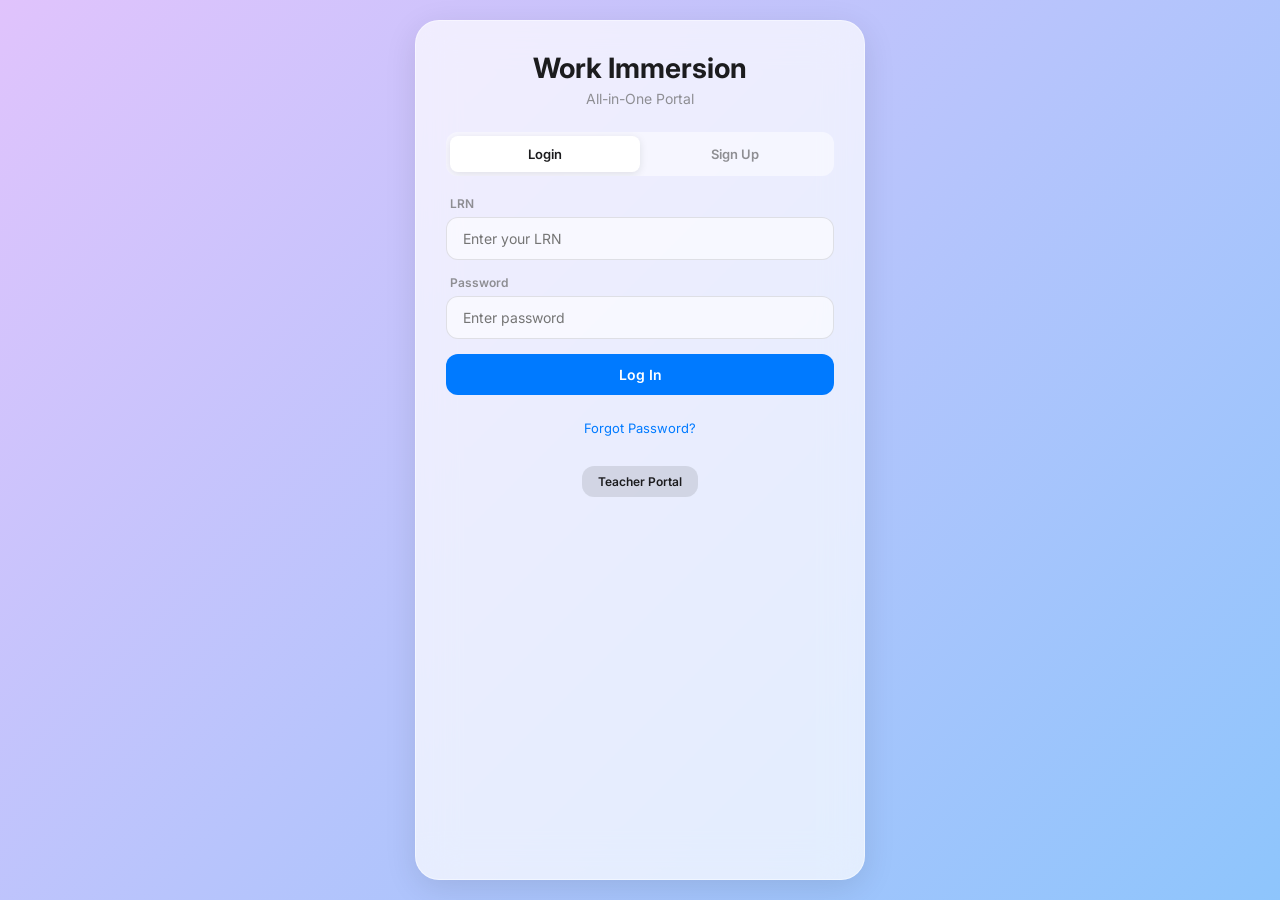
<file: index.html>
<!DOCTYPE html>
<html lang="en">
<head>
  <meta charset="UTF-8">
  <meta name="viewport" content="width=device-width, initial-scale=1.0">
  <title>Work Immersion Portal</title>
  <link rel="preconnect" href="https://fonts.googleapis.com">
  <link rel="preconnect" href="https://fonts.gstatic.com" crossorigin>
  <link href="https://fonts.googleapis.com/css2?family=Inter:wght@400;500;600;700&display=swap" rel="stylesheet">
  <link rel="stylesheet" href="style.css">
  <link rel="manifest" href="manifest.json">
</head>
<body>

  <div id="auth-screen" class="screen active">
    <div class="glass-card auth-card">
      <h1>Work Immersion</h1>
      <p class="subtitle">All-in-One Portal</p>
      <div class="tabs">
        <button id="tab-login" class="tab active" onclick="switchAuthTab('login')">Login</button>
        <button id="tab-signup" class="tab" onclick="switchAuthTab('signup')">Sign Up</button>
      </div>
      <form id="login-form" class="auth-form active" onsubmit="handleLogin(event)">
        <div class="input-group"><label>LRN</label><input type="text" id="login-lrn" placeholder="Enter your LRN" required></div>
        <div class="input-group"><label>Password</label><input type="password" id="login-password" placeholder="Enter password" required></div>
        <button type="submit" class="btn-primary">Log In</button>
        <p style="text-align:center; margin-top: 10px; font-size:13px;">
          <a href="#" onclick="showForgotPasswordModal()" style="color: var(--primary); text-decoration: none;">Forgot Password?</a>
        </p>
        <p id="login-error" class="error-msg"></p>
      </form>
      <form id="signup-form" class="auth-form" onsubmit="handleSignup(event)">
        <div class="input-group"><label>LRN</label><input type="text" id="signup-lrn" placeholder="Enter your LRN" required></div>
        <div class="row">
          <div class="input-group"><label>Last Name</label><input type="text" id="signup-lastname" placeholder="Last Name" required></div>
          <div class="input-group"><label>First Name</label><input type="text" id="signup-firstname" placeholder="First Name" required></div>
        </div>
        <div class="input-group"><label>Middle Name (Optional)</label><input type="text" id="signup-middlename" placeholder="Middle Name"></div>
        <div class="input-group"><label>Password</label><input type="password" id="signup-password" placeholder="Create a password" required></div>
        
        <!-- BAGONG SECURITY QUESTION -->
        <div class="input-group">
          <label>Security Question</label>
          <select id="signup-security-question" required>
            <option value="">Select a question</option>
            <option value="What is your mother's maiden name?">What is your mother's maiden name?</option>
            <option value="What is the name of your first pet?">What is the name of your first pet?</option>
            <option value="What is your favorite color?">What is your favorite color?</option>
          </select>
        </div>
        <div class="input-group">
          <label>Security Answer</label>
          <input type="text" id="signup-security-answer" placeholder="Your answer" required>
        </div>

        <div class="row">
          <div class="input-group">
            <label>Sex</label>
            <select id="signup-sex" required><option value="">Select</option><option value="Male">Male</option><option value="Female">Female</option></select>
          </div>
          <div class="input-group">
            <label>Section</label>
            <select id="signup-section" required><option value="">Select Section</option><option value="12 GAS">12 GAS</option><option value="12 HUMSS">12 HUMSS</option></select>
          </div>
        </div>
        <div class="input-group">
          <label>Field</label>
          <select id="signup-field" onchange="updateCourses()" required>
            <option value="">Select Field</option><option value="Health">Health / Medical</option><option value="Education">Education</option><option value="Agriculture">Agriculture</option><option value="Business">Business / Management</option><option value="Engineering/IT">Engineering / IT</option>
          </select>
        </div>
        <div class="input-group"><label>Course</label><select id="signup-course" required><option value="">Select Field First</option></select></div>
        <div class="input-group"><label>Deployment Area</label><select id="signup-area" required><option value="">Select Course First</option></select></div>
        <div class="input-group" id="school-group" style="display: none;">
          <label>School</label>
          <select id="signup-school">
            <option value="">Select School</option>
            <option value="San Pedro Elementary School">San Pedro Elementary School</option>
            <option value="Iba Elementary School">Iba Elementary School</option>
            <option value="Iba High School">Iba High School</option>
            <option value="Sula Elementary School">Sula Elementary School</option>
            <option value="Sta. Cruz Elementary School">Sta. Cruz Elementary School</option>
          </select>
        </div>
        <button type="submit" class="btn-primary">Create Account</button>
        <p id="signup-error" class="error-msg"></p>
      </form>
      <div style="text-align: center; margin-top: 15px;">
        <button class="btn-secondary" onclick="goToTeacher()" style="font-size: 12px; padding: 8px 16px;">Teacher Portal</button>
      </div>
    </div>
  </div>

  <!-- DASHBOARD SCREEN -->
  <div id="dashboard-screen" class="screen">
    <div class="glass-card dashboard-card">
      <div id="student-announcement" class="announcement-banner">
        <strong>📢 Announcement:</strong> <span id="announcement-text"></span>
      </div>
      <div class="dashboard-header">
        <h2>Welcome, <span id="student-name">Student</span>!</h2>
        <div>
          <button class="btn-secondary" onclick="showProfileModal()" style="padding: 8px 12px; font-size: 12px;">Edit Profile</button>
          <button class="btn-logout" onclick="logout()">Logout</button>
        </div>
      </div>
      <div class="tabs dashboard-tabs">
        <button class="tab active" onclick="switchDashTab('time')">Time & Attendance</button>
        <button class="tab" onclick="switchDashTab('diary')">Daily Diary</button>
        <button class="tab" onclick="switchDashTab('upload')">Requirements</button>
      </div>
      <div id="dash-time" class="dash-content active">
        <h3>Log Your Attendance</h3>
        <div class="timer-display" id="current-datetime">--:--:--</div>
        <div class="button-row">
          <button class="btn-success" onclick="startCamera('TimeIn')">Time In</button>
          <button class="btn-danger" onclick="startCamera('TimeOut')">Time Out</button>
        </div>
        <div class="summary-box">
          <h4>Your Total Hours</h4>
          <p class="total-hours" id="total-hours">0.00 hrs</p>
        </div>
        <h4>Recent Logs</h4>
        <ul id="attendance-list" class="log-list"></ul>
      </div>
      <div id="dash-diary" class="dash-content">
        <h3>Daily Diary</h3>
        <div class="input-group"><label>Day Number (1-10)</label><input type="number" id="diary-day" min="1" max="10" required></div>
        <div class="input-group"><label>Entry Text</label><textarea id="diary-text" rows="4" placeholder="What did you do today?"></textarea></div>
        <div class="input-group">
          <label>Upload Pictures (Min 2)</label>
          <input type="file" id="diary-images" accept="image/*" multiple onchange="previewDiaryImages(event)">
          <div id="diary-preview" class="image-preview"></div>
        </div>
        <button class="btn-primary" onclick="saveDiary()">Save Diary Entry</button>
        <button class="btn-secondary" onclick="generateWordDoc()">Download as Word</button>
        <h4 style="margin-top: 20px;">My Diary Entries & Scores</h4>
        <ul id="diary-list" class="log-list"></ul>
      </div>
      <div id="dash-upload" class="dash-content">
        <h3>Upload Requirements</h3>
        <p class="note">Strictly PDF format only.</p>
        <div class="input-group"><input type="file" id="req-file" accept=".pdf" onchange="validatePDF(event)"></div>
        <button class="btn-primary" onclick="uploadRequirement()">Upload PDF</button>
        <ul id="requirements-list" class="log-list"></ul>
      </div>
    </div>
  </div>

  <!-- EDIT PROFILE MODAL -->
  <div id="profile-modal" class="modal">
    <div class="glass-card modal-content" style="max-height: 90vh; overflow-y: auto; max-width: 500px;">
      <h3>Edit Profile</h3>
      <p style="font-size: 12px; color: gray; margin-bottom: 15px;">Update your personal details and supervisor.</p>
      <div class="row">
        <div class="input-group"><label>Last Name</label><input type="text" id="edit-lastname" required></div>
        <div class="input-group"><label>First Name</label><input type="text" id="edit-firstname" required></div>
      </div>
      <div class="input-group"><label>Middle Name</label><input type="text" id="edit-middlename"></div>
      <div class="row">
        <div class="input-group"><label>Sex</label><select id="edit-sex" required><option value="Male">Male</option><option value="Female">Female</option></select></div>
        <div class="input-group"><label>Section</label><select id="edit-section" required><option value="12 GAS">12 GAS</option><option value="12 HUMSS">12 HUMSS</option></select></div>
      </div>
      <div class="input-group">
        <label>Field</label>
        <select id="edit-field" onchange="updateEditCourses()" required>
          <option value="Health">Health / Medical</option><option value="Education">Education</option><option value="Agriculture">Agriculture</option><option value="Business">Business / Management</option><option value="Engineering/IT">Engineering / IT</option>
        </select>
      </div>
      <div class="input-group"><label>Course</label><select id="edit-course" onchange="updateEditAreas()" required></select></div>
      <div class="input-group"><label>Deployment Area</label><select id="edit-area" onchange="toggleEditSchool()" required></select></div>
      <div class="input-group" id="edit-school-group" style="display: none;">
        <label>School</label>
        <select id="edit-school">
          <option value="">Select School</option>
          <option value="San Pedro Elementary School">San Pedro Elementary School</option>
          <option value="Iba Elementary School">Iba Elementary School</option>
          <option value="Iba High School">Iba High School</option>
          <option value="Sula Elementary School">Sula Elementary School</option>
          <option value="Sta. Cruz Elementary School">Sta. Cruz Elementary School</option>
        </select>
      </div>
      <div class="input-group"><label>Immediate Supervisor</label><input type="text" id="edit-supervisor" placeholder="Enter supervisor's full name"></div>
      <div class="button-row" style="margin-top: 15px;">
        <button class="btn-secondary" onclick="closeProfileModal()">Cancel</button>
        <button class="btn-primary" onclick="saveProfile()">Save Changes</button>
      </div>
    </div>
  </div>

  <!-- CAMERA MODAL -->
  <div id="camera-modal" class="modal">
    <div class="glass-card modal-content" style="max-width: 400px; text-align: center;">
      <h3 id="camera-title" style="margin-bottom: 10px;">Taking Picture...</h3>
      <p style="font-size: 12px; color: gray; margin-bottom: 15px;">Please look at the camera.</p>
      <div style="position: relative; width: 100%; height: 300px; background: black; border-radius: 12px; overflow: hidden;">
        <video id="camera-preview" autoplay playsinline style="width: 100%; height: 100%; object-fit: cover;"></video>
        <div id="countdown-display" style="position: absolute; top: 50%; left: 50%; transform: translate(-50%, -50%); font-size: 80px; font-weight: bold; color: white; text-shadow: 0 0 10px black; display: none;">3</div>
      </div>
      <p id="camera-status" style="font-size: 12px; color: var(--primary); margin-top: 10px; font-weight: bold;"></p>
    </div>
  </div>

  <!-- FORGOT PASSWORD MODAL -->
  <div id="forgot-password-modal" class="modal">
    <div class="glass-card modal-content" style="max-width: 400px;">
      <h3>Reset Password</h3>
      <p style="font-size: 12px; color: gray; margin-bottom: 15px;">Enter your LRN and answer your security question.</p>
      
      <div class="input-group">
        <label>LRN</label>
        <input type="text" id="reset-lrn" placeholder="Enter your LRN" oninput="loadSecurityQuestion()">
      </div>
      
      <div class="input-group" id="security-question-group" style="display: none;">
        <label>Security Question</label>
        <p id="reset-question" style="font-size: 14px; font-weight: bold; margin-bottom: 5px;"></p>
        <input type="text" id="reset-answer" placeholder="Your answer">
      </div>
      
      <div class="input-group" id="new-password-group" style="display: none;">
        <label>New Password</label>
        <input type="password" id="reset-new-password" placeholder="Enter new password">
      </div>
      
      <div class="button-row" style="margin-top: 15px;">
        <button class="btn-secondary" onclick="closeForgotPasswordModal()">Cancel</button>
        <button class="btn-primary" onclick="resetPassword()">Reset Password</button>
      </div>
      <p id="reset-msg" class="success-msg"></p>
    </div>
  </div>

  <script src="app.js"></script>
  <script>
    if ('serviceWorker' in navigator) { window.addEventListener('load', () => navigator.serviceWorker.register('/sw.js')); }
  </script>
</body>
</html>
</file>
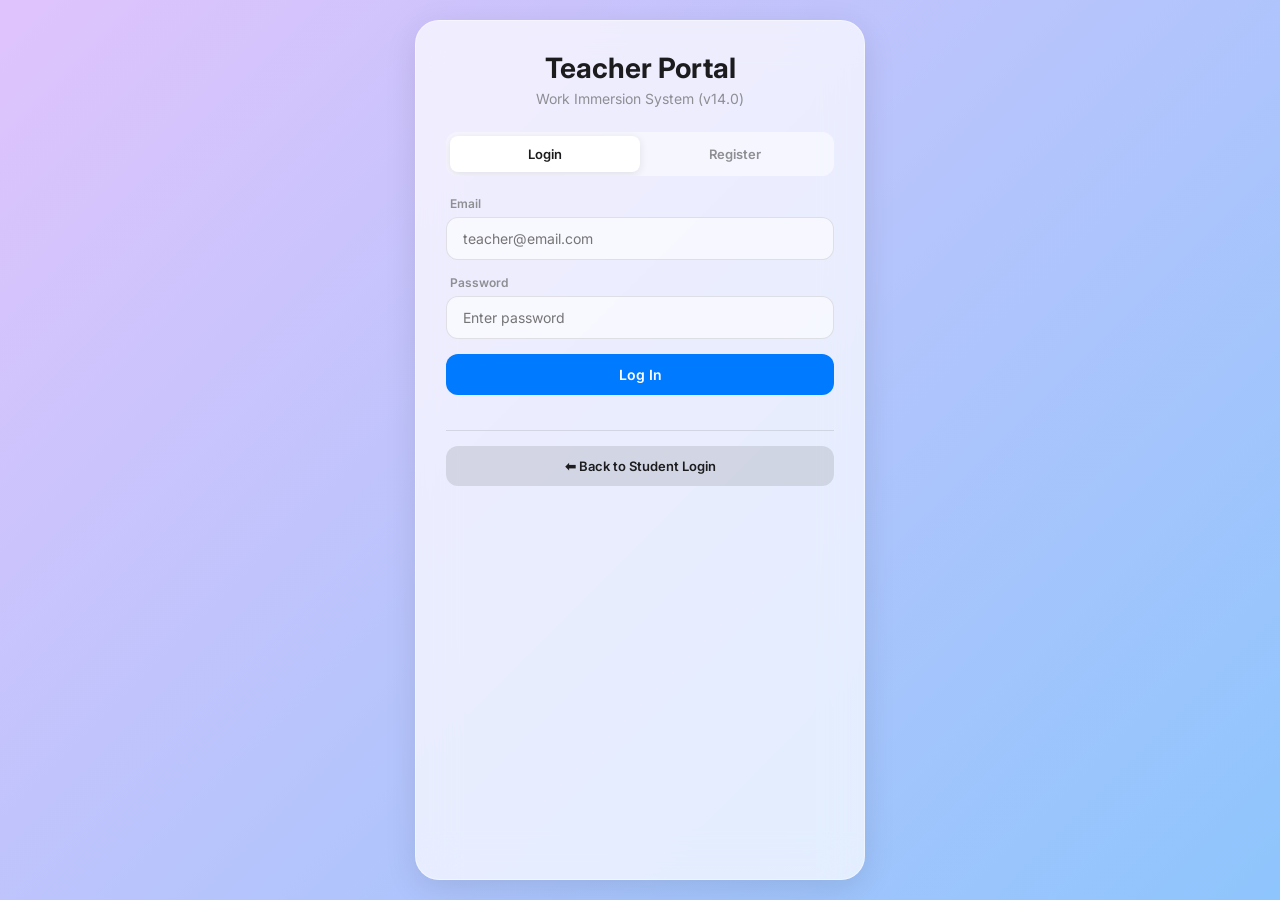
<file: teacher.html>
<!DOCTYPE html>
<html lang="en">
<head>
  <meta charset="UTF-8">
  <meta name="viewport" content="width=device-width, initial-scale=1.0">
  <title>Teacher Portal - Work Immersion (v14.0)</title>
  <link href="https://fonts.googleapis.com/css2?family=Inter:wght@400;500;600;700&display=swap" rel="stylesheet">
  <link rel="stylesheet" href="style.css">
  <style>
    .grading-container { display: flex; gap: 20px; align-items: flex-start; flex-wrap: wrap; margin-top: 15px; }
    .diary-viewer { flex: 1.5; min-width: 300px; background: rgba(255, 255, 255, 0.9); border-radius: 12px; padding: 20px; border: 1px solid rgba(0,0,0,0.1); max-height: 600px; overflow-y: auto; }
    .grading-panel { flex: 1; min-width: 280px; background: rgba(255, 255, 255, 0.9); border-radius: 12px; padding: 20px; border: 1px solid rgba(0,0,0,0.1); position: sticky; top: 20px; }
    .diary-image-container img { max-width: 100%; border-radius: 8px; border: 1px solid #ddd; margin-top: 10px; }
    .no-image-prompt { color: #888; font-style: italic; font-size: 13px; margin-top: 10px; }
    .preview-thumb { width: 40px; height: 40px; object-fit: cover; border-radius: 6px; cursor: pointer; border: 1px solid #ddd; transition: transform 0.2s; }
    .preview-thumb:hover { transform: scale(1.5); z-index: 10; position: relative; box-shadow: 0 4px 12px rgba(0,0,0,0.2); }
    .action-btn { background: transparent; border: none; cursor: pointer; font-size: 16px; }
  </style>
</head>
<body>

  <div id="teacher-auth" class="screen active">
    <div class="glass-card auth-card">
      <h1>Teacher Portal</h1>
      <p class="subtitle">Work Immersion System (v14.0)</p>

      <div class="tabs">
        <button id="tab-t-login" class="tab active" onclick="switchTeacherTab('login')">Login</button>
        <button id="tab-t-signup" class="tab" onclick="switchTeacherTab('signup')">Register</button>
      </div>

      <form id="teacher-login-form" class="auth-form active" onsubmit="handleTeacherLogin(event)">
        <div class="input-group"><label>Email</label><input type="email" id="t-login-email" placeholder="teacher@email.com" required></div>
        <div class="input-group"><label>Password</label><input type="password" id="t-login-password" placeholder="Enter password" required></div>
        <button type="submit" class="btn-primary">Log In</button>
        <p id="t-login-error" class="error-msg"></p>
      </form>

      <form id="teacher-signup-form" class="auth-form" onsubmit="handleTeacherRegister(event)">
        <div class="input-group"><label>Email</label><input type="email" id="t-signup-email" placeholder="teacher@email.com" required></div>
        <div class="input-group"><label>Password</label><input type="password" id="t-signup-password" placeholder="Create a password" required></div>
        <button type="submit" class="btn-primary">Create Account</button>
        <p id="t-signup-error" class="error-msg" style="color: var(--success);"></p>
      </form>
      
      <div style="text-align: center; margin-top: 20px; border-top: 1px solid rgba(0,0,0,0.1); padding-top: 15px;">
        <button class="btn-secondary" onclick="window.location.href='index.html'" style="font-size: 13px; width: 100%;">⬅ Back to Student Login</button>
      </div>
    </div>
  </div>

  <div id="teacher-dash" class="screen">
    <div class="glass-card dashboard-card" style="max-width: 1200px;">
      
      <div style="display: flex; justify-content: space-between; align-items: center; margin-bottom: 20px; flex-wrap: wrap; gap: 10px;">
        <div class="dashboard-header" style="margin-bottom: 0; flex: 1;">
          <div>
            <h2>Teacher Dashboard <span style="font-size:12px; color:var(--primary);">(v14.0)</span></h2>
            <p style="font-size: 12px; color: gray;" id="teacher-info">Logged in as: </p>
          </div>
        </div>
        <div style="display: flex; gap: 10px; align-items: center;">
          <button class="btn-secondary" onclick="toggleNotifications()" style="position: relative; padding: 10px 15px; font-size: 18px;">
            🔔 <span id="notif-badge" style="display: none; position: absolute; top: -5px; right: -5px; background: var(--danger); color: white; border-radius: 50%; padding: 2px 6px; font-size: 10px; font-weight: bold;">0</span>
          </button>
          <button class="btn-logout" onclick="logoutTeacher()">Logout</button>
        </div>
      </div>

      <div id="notification-panel" style="display: none; background: rgba(255, 255, 255, 0.9); border: 1px solid rgba(0,0,0,0.1); box-shadow: 0 4px 12px rgba(0,0,0,0.1); padding: 15px; border-radius: 12px; margin-bottom: 20px;">
        <h4 style="margin-bottom: 10px; font-size: 14px; color: var(--primary);">🔔 Recent Submissions</h4>
        <ul id="notif-list" style="list-style: none; font-size: 13px; display: flex; flex-direction: column; gap: 10px;">
          <li style="text-align:center; color:gray;">Loading...</li>
        </ul>
      </div>

      <div class="tabs dashboard-tabs" id="teacher-tabs-nav">
        <button class="tab active" onclick="switchTeachTab('attendance', event)">Attendance</button>
        <button class="tab" onclick="switchTeachTab('scores', event)">Grade Diary</button>
        <button class="tab" onclick="switchTeachTab('announce', event)">Announcement</button>
        <button class="tab" onclick="switchTeachTab('masterlist', event)">Masterlist</button>
        <button class="tab" onclick="switchTeachTab('students', event)">Manage Students</button>
        <button class="tab" id="tab-approvals" onclick="switchTeachTab('approvals', event)" style="display: none; color: var(--danger); font-weight: bold;">Approvals</button>
      </div>

      <!-- ATTENDANCE TAB -->
      <div id="teach-attendance" class="dash-content active">
        <div class="row-controls">
          <div class="input-group" style="flex: 2;">
            <label>Search Student (Name or LRN)</label>
            <input type="text" id="search-student" oninput="renderStudentList()" placeholder="Type to search...">
          </div>
          <div class="input-group" style="flex: 1;">
            <label>Filter by Section</label>
            <select id="filter-section" onchange="renderStudentList()">
              <option value="All">All Sections</option>
            </select>
          </div>
        </div>

        <h3>Daily Attendance Logs</h3>
        <div class="data-table-container">
          <table class="data-table" id="attendance-table">
            <thead>
              <tr>
                <th>LRN</th>
                <th>Name</th>
                <th>Section</th>
                <th>Date</th>
                <th>Time In</th>
                <th>Time Out</th>
                <th>Total Hrs</th>
                <th>In Photo</th>
                <th>Out Photo</th>
                <th>Action</th>
              </tr>
            </thead>
            <tbody></tbody>
          </table>
        </div>
      </div>

      <!-- GRADE DIARY TAB -->
      <div id="teach-scores" class="dash-content">
        <div class="row" style="margin-bottom: 15px;">
          <div class="input-group" style="flex: 1;">
            <label>Filter by Section</label>
            <select id="grade-section-filter" onchange="updateGradeDropdown()">
              <option value="All">All Sections</option>
            </select>
          </div>
          <div class="input-group" style="flex: 2;">
            <label>Select Student</label>
            <select id="grade-student-dropdown" onchange="onGradeStudentSelected()">
              <option value="">Select Student (Alphabetically)</option>
            </select>
          </div>
        </div>

        <div id="grading-area" style="display: none;">
          <div style="display: flex; justify-content: space-between; align-items: center; margin-bottom: 10px;">
            <h3 id="grading-student-name" style="color: var(--primary);"></h3>
            <button class="btn-secondary" onclick="generateStudentWordDoc()">Download Full Diary (Word)</button>
          </div>
          <p style="font-size: 12px; color: gray; margin-bottom: 15px;" id="grading-student-info"></p>

          <div class="grading-container">
            <div class="diary-viewer">
              <h4 style="margin-bottom: 10px; color: gray; font-size: 12px; text-transform: uppercase;">Student Submission</h4>
              <div id="diary-entries-list"></div>
            </div>

            <div class="grading-panel">
              <h4 style="margin-bottom: 15px; color: var(--primary);">Rubric Grading</h4>
              
              <div class="rubric-box" style="display: flex; flex-direction: column; gap: 10px; margin-bottom: 15px;">
                <div class="input-group">
                  <label>Select Day to Grade</label>
                  <select id="score-day" style="padding: 10px; border-radius: 8px; border: 1px solid #ccc;">
                    <option value="1">Day 1</option><option value="2">Day 2</option><option value="3">Day 3</option>
                    <option value="4">Day 4</option><option value="5">Day 5</option><option value="6">Day 6</option>
                    <option value="7">Day 7</option><option value="8">Day 8</option><option value="9">Day 9</option><option value="10">Day 10</option>
                  </select>
                </div>

                <div class="input-group"><label>Content & Relevance (Max 5)</label><input type="number" id="crit-1" max="5" min="0" placeholder="0-5"></div>
                <div class="input-group"><label>Grammar & Clarity (Max 5)</label><input type="number" id="crit-2" max="5" min="0" placeholder="0-5"></div>
                <div class="input-group"><label>Reflection & Insight (Max 5)</label><input type="number" id="crit-3" max="5" min="0" placeholder="0-5"></div>
                <div class="input-group"><label>Completeness (Max 3)</label><input type="number" id="crit-4" max="3" min="0" placeholder="0-3"></div>
                <div class="input-group"><label>Punctuality (Max 2)</label><input type="number" id="crit-5" max="2" min="0" placeholder="0-2"></div>
              </div>

              <button class="btn-primary" onclick="submitScore()" style="width: 100%; padding: 15px;">Submit Score</button>
              <p id="score-msg" class="success-msg"></p>
            </div>
          </div>
        </div>
      </div>

      <!-- ANNOUNCEMENT TAB -->
      <div id="teach-announce" class="dash-content">
        <h3>Post Announcement to All Students</h3>
        <div class="input-group"><textarea id="announce-text" rows="5" placeholder="Type your announcement here..."></textarea></div>
        <button class="btn-primary" onclick="postAnnouncement()">Post Announcement</button>
        <p id="announce-success" class="success-msg"></p>
      </div>

      <!-- MASTERLIST TAB -->
      <div id="teach-masterlist" class="dash-content">
        <h3>Generate Masterlist (Word Document)</h3>
        <p class="note">Pumili ng Section para i-filter bago mag-generate.</p>
        
        <div class="row-controls">
          <div class="input-group" style="flex: 2;">
            <label>Filter by Section</label>
            <select id="masterlist-section" onchange="renderMasterlistPreview()">
              <option value="All">All Sections</option>
            </select>
          </div>
          <button class="btn-primary" onclick="generateMasterlistDocx()" style="height: 42px;">Download .doc</button>
        </div>

        <div class="data-table-container">
          <table class="data-table" id="masterlist-preview">
            <thead><tr><th>No.</th><th>Last Name</th><th>First Name</th><th>Middle Name</th><th>Section</th><th>Sex</th><th>Course</th><th>Field</th><th>Assigned Area</th></tr></thead>
            <tbody></tbody>
          </table>
        </div>
      </div>

      <!-- MANAGE STUDENTS TAB -->
      <div id="teach-students" class="dash-content">
        <h3>Manage Students (Password Reset)</h3>
        <p class="note">Ito ay para sa mga estudyanteng nakalimutan ang password at walang Security Question.</p>
        <div class="data-table-container">
          <table class="data-table" id="manage-students-table">
            <thead>
              <tr>
                <th>LRN</th>
                <th>Name</th>
                <th>Section</th>
                <th>Action</th>
              </tr>
            </thead>
            <tbody></tbody>
          </table>
        </div>
      </div>

      <!-- APPROVALS TAB -->
      <div id="teach-approvals" class="dash-content">
        <h3>Pending Teacher Registrations</h3>
        <div class="data-table-container">
          <table class="data-table" id="approvals-table">
            <thead><tr><th>Email</th><th>Role</th><th>Actions</th></tr></thead>
            <tbody></tbody>
          </table>
        </div>
      </div>

    </div>
  </div>

  <script>
    const API_URL = '/api/proxy';
    let currentTeacher = null;
    let allRecords = [];
    let studentMap = {};
    let sectionsList = new Set();
    let allStudents = [];
    let selectedStudentLrn = '';

    // ---- AUTH ----
    function switchTeacherTab(tab) {
      document.querySelectorAll('#teacher-auth .auth-form').forEach(f => f.classList.remove('active'));
      document.querySelectorAll('#teacher-auth .tabs .tab').forEach(t => t.classList.remove('active'));
      if (tab === 'login') { document.getElementById('teacher-login-form').classList.add('active'); document.getElementById('tab-t-login').classList.add('active'); }
      else { document.getElementById('teacher-signup-form').classList.add('active'); document.getElementById('tab-t-signup').classList.add('active'); }
    }

    async function handleTeacherLogin(e) {
      e.preventDefault();
      const email = document.getElementById('t-login-email').value.trim();
      const password = document.getElementById('t-login-password').value;
      const errorEl = document.getElementById('t-login-error');
      errorEl.innerText = 'Logging in...';
      const res = await callAPI('teacherLogin', { email, password });
      if (res.success) {
        currentTeacher = res.teacher;
        localStorage.setItem('wi_teacher', JSON.stringify(currentTeacher));
        errorEl.innerText = '';
        showTeacherDashboard();
      } else { errorEl.innerText = res.error; errorEl.style.color = 'var(--danger)'; }
    }

    async function handleTeacherRegister(e) {
      e.preventDefault();
      const email = document.getElementById('t-signup-email').value.trim();
      const password = document.getElementById('t-signup-password').value;
      const msgEl = document.getElementById('t-signup-error');
      msgEl.innerText = 'Creating...';
      const res = await callAPI('teacherRegister', { email, password });
      if (res.success) { msgEl.innerText = res.message; msgEl.style.color = 'var(--success)'; document.getElementById('teacher-signup-form').reset(); }
      else { msgEl.innerText = res.error; msgEl.style.color = 'var(--danger)'; }
    }

    function logoutTeacher() {
      currentTeacher = null; localStorage.removeItem('wi_teacher');
      document.getElementById('teacher-dash').classList.remove('active');
      document.getElementById('teacher-auth').classList.add('active');
      document.getElementById('teacher-login-form').reset();
    }

    // ---- DASHBOARD ----
    function showTeacherDashboard() {
      document.getElementById('teacher-auth').classList.remove('active');
      document.getElementById('teacher-dash').classList.add('active');
      document.getElementById('teacher-info').innerText = `Logged in as: ${currentTeacher.email} (${currentTeacher.role})`;
      if (currentTeacher.role === 'Admin') document.getElementById('tab-approvals').style.display = 'block';
      else document.getElementById('tab-approvals').style.display = 'none';
      switchTeachTab('attendance'); 
      loadDashboardData();
    }

    function switchTeachTab(tab, event) {
      document.querySelectorAll('.dash-content').forEach(c => c.classList.remove('active'));
      document.querySelectorAll('.dashboard-tabs .tab').forEach(t => t.classList.remove('active'));
      document.getElementById(`teach-${tab}`).classList.add('active');
      if (event && event.target) {
        event.target.classList.add('active');
      } else {
        document.querySelectorAll('.dashboard-tabs .tab').forEach(t => {
          if (t.getAttribute('onclick') && t.getAttribute('onclick').includes(tab)) t.classList.add('active');
        });
      }
      if (tab === 'approvals') loadPendingTeachers();
      if (tab === 'students') renderManageStudents();
    }

    async function callAPI(action, payload = {}) {
      const res = await fetch(API_URL, { method: 'POST', headers: { 'Content-Type': 'text/plain;charset=utf-8' }, body: JSON.stringify({ action, ...payload }) });
      return await res.json();
    }

    // ---- FAST DATA LOADING ----
    async function loadDashboardData() {
      const cached = localStorage.getItem('wi_teacher_cache');
      if (cached) processDashboardData(JSON.parse(cached));
      const res = await callAPI('getTeacherDashboardData');
      if (res.success) { 
        localStorage.setItem('wi_teacher_cache', JSON.stringify(res)); 
        processDashboardData(res); 
      }
    }

    function processDashboardData(data) {
      allRecords = data.records || [];
      allStudents = data.summary || [];
      
      studentMap = {}; 
      sectionsList.clear();
      
      allStudents.forEach(s => { 
        studentMap[s.lrn] = s; 
        if (s.section) sectionsList.add(s.section); 
      });

      ['filter-section', 'masterlist-section', 'grade-section-filter'].forEach(id => {
        const el = document.getElementById(id);
        if (el) {
          const curVal = el.value;
          el.innerHTML = '<option value="All">All Sections</option>';
          Array.from(sectionsList).sort().forEach(sec => el.innerHTML += `<option value="${sec}">${sec}</option>`);
          el.value = curVal;
        }
      });

      renderStudentList();
      renderMasterlistPreview();
      
      if (allStudents.length > 0) updateGradeDropdown();
      
      const badge = document.getElementById('notif-badge');
      const list = document.getElementById('notif-list');
      list.innerHTML = '';
      if (data.activities && data.activities.length > 0) {
        badge.style.display = 'block'; badge.innerText = data.activities.length; 
        data.activities.forEach(a => {
          list.innerHTML += `<li style="border-bottom: 1px solid #eee; padding-bottom: 8px;"><strong>${a.studentName}</strong> ${a.detail} <br><span style="color:gray; font-size:11px;">${new Date(a.timestamp).toLocaleString()}</span></li>`;
        });
      } else { badge.style.display = 'none'; list.innerHTML = '<li>No recent activity.</li>'; }
    }

    function toggleNotifications() {
      const panel = document.getElementById('notification-panel');
      const badge = document.getElementById('notif-badge');
      if (panel.style.display === 'none') { panel.style.display = 'block'; badge.style.display = 'none'; } 
      else { panel.style.display = 'none'; }
    }

    // ---- MANAGE STUDENTS (PASSWORD RESET) ----
    function renderManageStudents() {
      const tbody = document.querySelector('#manage-students-table tbody');
      tbody.innerHTML = '';
      let sorted = [...allStudents].sort((a, b) => a.lastName.localeCompare(b.lastName));
      
      sorted.forEach(s => {
        tbody.innerHTML += `
          <tr>
            <td>${s.lrn}</td>
            <td>${s.lastName}, ${s.firstName}</td>
            <td>${s.section || '-'}</td>
            <td><button class="btn-secondary" onclick="adminResetPassword('${s.lrn}')" style="padding: 5px 10px; font-size: 12px;">Reset Password</button></td>
          </tr>`;
      });
    }

    async function adminResetPassword(lrn) {
      const newPassword = prompt(`Enter new password for LRN: ${lrn}\n\n(Make it something they can easily change later)`);
      if (!newPassword) return;
      
      const res = await callAPI('adminResetPassword', { lrn, newPassword });
      if (res.success) {
        alert('Password reset successfully!');
      } else {
        alert(res.error);
      }
    }

    // ---- GRADE DIARY LOGIC ----
    function updateGradeDropdown() {
      const secFilter = document.getElementById('grade-section-filter').value;
      const dropdown = document.getElementById('grade-student-dropdown');
      dropdown.innerHTML = '<option value="">Select Student (Alphabetically)</option>';
      
      let filtered = allStudents.filter(s => secFilter === 'All' || s.section === secFilter);
      filtered.sort((a, b) => a.lastName.localeCompare(b.lastName));
      
      filtered.forEach(s => {
        const opt = document.createElement('option');
        opt.value = s.lrn;
        opt.textContent = `${s.lastName}, ${s.firstName} (${s.section})`;
        dropdown.appendChild(opt);
      });
    }

    function onGradeStudentSelected() {
      const lrn = document.getElementById('grade-student-dropdown').value;
      const gradingArea = document.getElementById('grading-area');
      const entriesList = document.getElementById('diary-entries-list');
      
      if (!lrn) { gradingArea.style.display = 'none'; return; }
      
      selectedStudentLrn = lrn;
      const student = studentMap[lrn];
      if (!student) return;

      gradingArea.style.display = 'block';
      document.getElementById('grading-student-name').innerText = `${student.firstName} ${student.lastName}`;
      document.getElementById('grading-student-info').innerText = `LRN: ${student.lrn} | Section: ${student.section} | Field: ${student.field}`;

      entriesList.innerHTML = '';
      if (student.diaryEntries && student.diaryEntries.length > 0) {
        student.diaryEntries.sort((a,b) => a.dayNumber - b.dayNumber).forEach(entry => {
          const div = document.createElement('div');
          div.style.marginBottom = '20px';
          div.style.borderBottom = '1px solid #eee';
          div.style.paddingBottom = '15px';
          
          let score = student.scores[entry.dayNumber] ? student.scores[entry.dayNumber] + '/20' : 'Not Graded';
          let scoreColor = student.scores[entry.dayNumber] ? 'var(--success)' : '#ccc';
          
          let imgsHtml = '';
          if (entry.imageUrls && entry.imageUrls.length > 0) {
             imgsHtml = `<div class="diary-image-container">` + entry.imageUrls.map(url => 
               `<a href="${url}" target="_blank">
                  <img src="${url}" style="max-width: 200px; border-radius: 8px; border: 1px solid #ddd; margin-right: 10px;" onerror="this.style.display='none'">
                </a>`
             ).join('') + `</div>`;
          } else {
             imgsHtml = `<p class="no-image-prompt">No images uploaded for this day.</p>`;
          }
          
          div.innerHTML = `
            <div style="display: flex; justify-content: space-between; align-items: center; margin-bottom: 10px;">
              <h4 style="font-size: 16px;">Day ${entry.dayNumber} <span style="font-size:12px; color:gray; font-weight:normal;">(${entry.date})</span></h4>
              <span style="background: ${scoreColor}; color: white; padding: 4px 10px; border-radius: 12px; font-size: 12px; font-weight: bold;">Score: ${score}</span>
            </div>
            <p style="font-size: 14px; line-height: 1.5; margin-bottom: 10px;">${entry.entryText}</p>
            ${imgsHtml}
          `;
          entriesList.appendChild(div);
        });
      } else {
        entriesList.innerHTML = '<p style="color:gray; text-align:center; padding: 20px;">No diary entries submitted yet.</p>';
      }
    }

    async function submitScore() {
      const lrn = selectedStudentLrn;
      const dayNumber = document.getElementById('score-day').value;
      
      const c1 = parseInt(document.getElementById('crit-1').value) || 0;
      const c2 = parseInt(document.getElementById('crit-2').value) || 0;
      const c3 = parseInt(document.getElementById('crit-3').value) || 0;
      const c4 = parseInt(document.getElementById('crit-4').value) || 0;
      const c5 = parseInt(document.getElementById('crit-5').value) || 0;
      const totalScore = c1 + c2 + c3 + c4 + c5;
      
      if (!lrn || !dayNumber || isNaN(totalScore)) {
        alert('Please select a student, enter a valid Day, and fill out the rubrics.');
        return;
      }

      const res = await callAPI('saveScore', { lrn, dayNumber, score: totalScore, criteria: {c1,c2,c3,c4,c5} });
      if (res.success) {
        document.getElementById('score-msg').innerText = 'Score saved successfully!';
        setTimeout(() => document.getElementById('score-msg').innerText = '', 3000);
        studentMap[lrn].scores[dayNumber] = totalScore;
        onGradeStudentSelected(); 
      } else { alert(res.error); }
    }

    // ---- ATTENDANCE LOGIC ----
    function renderStudentList() {
      const q = document.getElementById('search-student').value.toLowerCase();
      const sec = document.getElementById('filter-section').value;
      const tbody = document.querySelector('#attendance-table tbody');
      tbody.innerHTML = '';
      
      let filtered = allRecords.filter(r => {
        const stud = studentMap[r.lrn]; if (!stud) return false;
        const fullName = `${stud.lastName}, ${stud.firstName}`.toLowerCase();
        return (fullName.includes(q) || r.lrn.toString().includes(q)) && ((sec === 'All') || (stud.section === sec));
      });
      
      filtered.forEach(r => {
        const stud = studentMap[r.lrn] || { lastName: 'Unknown', firstName: '', section: '-' };
        
        let inPhotoHtml = r.timeInPhoto ? `<a href="${r.timeInPhoto}" target="_blank"><img src="${r.timeInPhoto}" class="preview-thumb" onerror="this.style.display='none'"></a>` : '-';
        let outPhotoHtml = r.timeOutPhoto ? `<a href="${r.timeOutPhoto}" target="_blank"><img src="${r.timeOutPhoto}" class="preview-thumb" onerror="this.style.display='none'"></a>` : '-';
        
        let actionHtml = `<button class="action-btn" onclick="deleteAttendance('${r.lrn}', '${r.date}')" title="Delete Invalid Record">🗑️</button>`;

        tbody.innerHTML += `
          <tr>
            <td>${r.lrn}</td>
            <td>${stud.lastName}, ${stud.firstName}</td>
            <td>${stud.section}</td>
            <td>${r.date}</td>
            <td>${r.timeIn || '-'}</td>
            <td>${r.timeOut || '-'}</td>
            <td>${r.totalHours || '0'} hrs</td>
            <td>${inPhotoHtml}</td>
            <td>${outPhotoHtml}</td>
            <td>${actionHtml}</td>
          </tr>`;
      });
    }

    async function deleteAttendance(lrn, date) {
      if (!confirm(`Are you sure you want to delete the attendance record for LRN ${lrn} on ${date}?`)) return;
      
      const res = await callAPI('deleteAttendance', { lrn, date });
      if (res.success) {
        alert('Attendance deleted successfully!');
        loadDashboardData(); 
      } else {
        alert(res.error);
      }
    }

    // ---- MASTERLIST & OTHERS ----
    function renderMasterlistPreview() {
      const sec = document.getElementById('masterlist-section').value;
      const tbody = document.querySelector('#masterlist-preview tbody');
      tbody.innerHTML = '';
      let filtered = allStudents.filter(s => sec === 'All' || s.section === sec);
      filtered.sort((a, b) => a.lastName.localeCompare(b.lastName));
      filtered.forEach((s, index) => {
        tbody.innerHTML += `<tr><td>${index + 1}</td><td>${s.lastName}</td><td>${s.firstName}</td><td>${s.middleName || ''}</td><td>${s.section}</td><td>${s.sex || '-'}</td><td>${s.course}</td><td>${s.field}</td><td>${s.deploymentArea}</td></tr>`;
      });
    }

    function generateStudentWordDoc() {
      const lrn = selectedStudentLrn;
      const student = studentMap[lrn];
      if (!student || !student.diaryEntries) { alert('No entries found.'); return; }

      let html = `<html xmlns:o='urn:schemas-microsoft-com:office:office' xmlns:w='urn:schemas-microsoft-com:office:word' xmlns='http://www.w3.org/TR/REC-html40'><head><meta charset='utf-8'><style>body { font-family: Arial, sans-serif; } .entry { margin-bottom: 20px; border-bottom: 1px solid #ccc; padding-bottom: 15px; } .images img { max-width: 300px; border: 1px solid #ddd; margin: 5px; }</style></head><body><h1 style="text-align:center;">DAILY DIARY</h1><h3>Name: ${student.firstName} ${student.lastName}</h3><h3>LRN: ${student.lrn}</h3><hr>`;

      let totalScore = 0, daysGraded = 0;
      student.diaryEntries.sort((a,b) => a.dayNumber - b.dayNumber).forEach(entry => {
        let imgsHtml = entry.imageUrls.map(url => `<img src="${url}">`).join('');
        let scoreText = student.scores[entry.dayNumber] ? `${student.scores[entry.dayNumber]}/20` : 'Not Graded';
        if (student.scores[entry.dayNumber]) { totalScore += parseInt(student.scores[entry.dayNumber]); daysGraded++; }
        html += `<div class="entry"><h4>Day ${entry.dayNumber} - ${entry.date} (Score: ${scoreText})</h4><p>${entry.entryText}</p><div class="images">${imgsHtml}</div></div>`;
      });

      const average = daysGraded > 0 ? (totalScore / daysGraded).toFixed(2) : 0;
      html += `<h3 style="text-align:right;">Average Score: ${average} / 20</h3></body></html>`;
      const blob = new Blob(['\ufeff', html], { type: 'application/msword' });
      const url = URL.createObjectURL(blob); const a = document.createElement('a');
      a.href = url; a.download = `Diary_${student.lastName}_${student.firstName}.doc`; a.click(); URL.revokeObjectURL(url);
    }

    function generateMasterlistDocx() {
      const sec = document.getElementById('masterlist-section').value;
      let filtered = allStudents.filter(s => sec === 'All' || s.section === sec);
      filtered.sort((a, b) => a.lastName.localeCompare(b.lastName));
      if (filtered.length === 0) { alert('Walang estudyante.'); return; }
      let html = `<html xmlns:o='urn:schemas-microsoft-com:office:office' xmlns:w='urn:schemas-microsoft-com:office:word' xmlns='http://www.w3.org/TR/REC-html40'><head><meta charset='utf-8'><style>body { font-family: Arial, sans-serif; } table { width: 100%; border-collapse: collapse; font-size: 11px; } th, td { border: 1px solid black; padding: 5px; text-align: left; } th { background-color: #f2f2f2; font-weight: bold; }</style></head><body><h2>WORK IMMERSION MASTERLIST</h2><p>Section: ${sec}</p><table><thead><tr><th>No.</th><th>Last Name</th><th>First Name</th><th>Middle Name</th><th>Section</th><th>Sex</th><th>Course</th><th>Field</th><th>Assigned Area</th></tr></thead><tbody>`;
      filtered.forEach((s, index) => { html += `<tr><td>${index + 1}</td><td>${s.lastName}</td><td>${s.firstName}</td><td>${s.middleName || ''}</td><td>${s.section || ''}</td><td>${s.sex || ''}</td><td>${s.course || ''}</td><td>${s.field || ''}</td><td>${s.deploymentArea || ''}</td></tr>`; });
      html += `</tbody></table></body></html>`;
      const blob = new Blob(['\ufeff', html], { type: 'application/msword' });
      const url = URL.createObjectURL(blob); const a = document.createElement('a');
      a.href = url; a.download = `Masterlist_${sec === 'All' ? 'All' : sec}.doc`; a.click(); URL.revokeObjectURL(url);
    }

    async function normalizeNames() {
      if (!confirm('Gagawing Title Case ang lahat ng pangalan. Sigurado ka ba?')) return;
      const res = await callAPI('normalizeNames');
      if (res.success) { alert(res.message); loadDashboardData(); } else { alert(res.error); }
    }

    async function postAnnouncement() {
      const text = document.getElementById('announce-text').value;
      const res = await callAPI('saveAnnouncement', { announcement: text });
      if (res.success) { document.getElementById('announce-success').innerText = 'Posted!'; setTimeout(() => document.getElementById('announce-success').innerText = '', 3000); }
    }

    async function loadPendingTeachers() {
      const res = await callAPI('getPendingTeachers');
      const tbody = document.querySelector('#approvals-table tbody');
      tbody.innerHTML = '';
      if (res.success && res.pending) {
        if (res.pending.length === 0) { tbody.innerHTML = '<tr><td colspan="3" style="text-align:center;">No pending.</td></tr>'; return; }
        res.pending.forEach(t => { tbody.innerHTML += `<tr><td>${t.email}</td><td>${t.role}</td><td><button class="btn-success" style="padding: 5px 10px; font-size: 12px;" onclick="approveTeacher('${t.email}')">Approve</button> <button class="btn-danger" style="padding: 5px 10px; font-size: 12px;" onclick="rejectTeacher('${t.email}')">Reject</button></td></tr>`; });
      }
    }

    async function approveTeacher(email) { if(!confirm(`Approve ${email}?`)) return; const res = await callAPI('approveTeacher', { email }); alert(res.message || res.error); loadPendingTeachers(); }
    async function rejectTeacher(email) { if(!confirm(`Reject ${email}?`)) return; const res = await callAPI('rejectTeacher', { email }); alert(res.message || res.error); loadPendingTeachers(); }

    window.onload = () => { const saved = localStorage.getItem('wi_teacher'); if (saved) { currentTeacher = JSON.parse(saved); showTeacherDashboard(); } };

    // ---- AUTO-UPDATE SCRIPT FOR PWA ----
    if ('serviceWorker' in navigator) {
      navigator.serviceWorker.register('/sw.js').then(reg => {
        reg.addEventListener('updatefound', () => {
          const newWorker = reg.installing;
          newWorker.addEventListener('statechange', () => {
            if (newWorker.state === 'installed' && navigator.serviceWorker.controller) {
              console.log('New content is available; please refresh.');
              window.location.reload(); 
            }
          });
        });
      });
    }
  </script>
</body>
</html>
</file>
<file: style.css>
* { margin: 0; padding: 0; box-sizing: border-box; font-family: 'Inter', sans-serif; }

:root {
  --glass-bg: rgba(255, 255, 255, 0.7);
  --glass-border: rgba(255, 255, 255, 0.4);
  --primary: #007aff; --success: #34c759; --danger: #ff3b30;
  --text-main: #1c1c1e; --text-sub: #8e8e93;
  --bg-gradient: linear-gradient(135deg, #e0c3fc 0%, #8ec5fc 100%);
}

body {
  min-height: 100vh; background: var(--bg-gradient); background-attachment: fixed;
  color: var(--text-main); display: flex; justify-content: center; padding: 20px; margin: 0;
}

.glass-card {
  background: var(--glass-bg); backdrop-filter: blur(20px); -webkit-backdrop-filter: blur(20px);
  border: 1px solid var(--glass-border); border-radius: 24px; padding: 30px;
  box-shadow: 0 8px 32px rgba(0, 0, 0, 0.1); width: 100%; max-width: 450px; animation: fadeIn 0.4s ease;
}

@keyframes fadeIn { from { opacity: 0; transform: translateY(10px); } to { opacity: 1; transform: translateY(0); } }

.screen { display: none; width: 100%; justify-content: center; }
.screen.active { display: flex; }

/* AUTH SCREENS */
.auth-card h1 { font-size: 28px; font-weight: 700; text-align: center; margin-bottom: 5px; }
.subtitle { text-align: center; color: var(--text-sub); margin-bottom: 25px; font-size: 14px; }

/* DASHBOARD HEADER */
.dashboard-card { max-width: 1100px; width: 100%; position: relative; }
.dashboard-header { display: flex; justify-content: space-between; align-items: center; flex-wrap: wrap; gap: 10px; }

/* STICKY TABS (Fixed sa Taas) */
.tabs { display: flex; background: rgba(255, 255, 255, 0.5); border-radius: 12px; padding: 4px; margin-bottom: 20px; overflow-x: auto; white-space: nowrap; }
.dashboard-tabs {
  position: -webkit-sticky; 
  position: sticky;
  top: 0;
  z-index: 100;
  background: rgba(255, 255, 255, 0.95);
  backdrop-filter: blur(10px);
  -webkit-backdrop-filter: blur(10px);
  margin: 0 -30px 20px -30px;
  padding: 10px 30px;
  border-bottom: 1px solid rgba(0,0,0,0.05);
  border-top: 1px solid rgba(0,0,0,0.05);
}

.tab { flex: 1; padding: 10px; border: none; background: transparent; border-radius: 8px; font-weight: 600; color: var(--text-sub); cursor: pointer; transition: all 0.3s ease; font-size: 13px; }
.tab.active { background: white; color: var(--text-main); box-shadow: 0 2px 8px rgba(0,0,0,0.1); }

/* FORMS */
.auth-form { display: none; flex-direction: column; gap: 15px; }
.auth-form.active { display: flex; }
.input-group { display: flex; flex-direction: column; gap: 6px; }
.input-group label { font-size: 12px; font-weight: 600; color: var(--text-sub); margin-left: 4px; }
.input-group input, .input-group select, .input-group textarea {
  padding: 12px 16px; border-radius: 12px; border: 1px solid rgba(0,0,0,0.1);
  background: rgba(255, 255, 255, 0.6); font-size: 14px; outline: none; transition: border 0.3s ease; width: 100%;
}
.input-group input:focus, .input-group select:focus, .input-group textarea:focus { border-color: var(--primary); background: white; }
.row { display: flex; gap: 10px; flex-wrap: wrap; }
.row .input-group { flex: 1; min-width: 150px; }

/* BUTTONS */
.btn-primary, .btn-success, .btn-danger, .btn-secondary, .btn-logout {
  padding: 12px; border-radius: 12px; border: none; font-weight: 600; font-size: 14px; cursor: pointer; transition: transform 0.2s ease, opacity 0.2s ease; text-align: center;
}
.btn-primary { background: var(--primary); color: white; }
.btn-success { background: var(--success); color: white; }
.btn-danger { background: var(--danger); color: white; }
.btn-secondary { background: rgba(0,0,0,0.1); color: var(--text-main); }
.btn-logout { background: transparent; color: var(--danger); font-size: 14px; padding: 8px 12px; }

/* DASHBOARD CONTENT */
.dash-content { display: none; flex-direction: column; gap: 15px; padding-bottom: 50px; }
.dash-content.active { display: flex; }

/* DATA TABLES (Responsive) */
.data-table-container { overflow-x: auto; width: 100%; margin-top: 15px; -webkit-overflow-scrolling: touch; border-radius: 12px; }
.data-table { width: 100%; border-collapse: collapse; background: rgba(255, 255, 255, 0.6); min-width: 600px; }
.data-table th, .data-table td { padding: 12px; text-align: left; border-bottom: 1px solid rgba(0,0,0,0.05); font-size: 13px; }
.data-table th { background: rgba(0, 122, 255, 0.1); color: var(--primary); font-weight: 600; }

/* ATTENDANCE PREVIEW THUMBNAILS */
.preview-thumb { 
  width: 40px; height: 40px; 
  object-fit: cover; 
  border-radius: 6px; 
  cursor: pointer; 
  border: 1px solid #ddd; 
  transition: transform 0.2s ease, box-shadow 0.2s ease; 
}
.preview-thumb:hover { 
  transform: scale(1.5); 
  z-index: 10; 
  position: relative; 
  box-shadow: 0 4px 12px rgba(0,0,0,0.2); 
}

/* DELETE ACTION BUTTON */
.action-btn {
  background: transparent;
  border: none;
  cursor: pointer;
  font-size: 18px;
  transition: transform 0.2s;
}
.action-btn:hover { transform: scale(1.2); }

/* UI COMPONENTS */
.timer-display { font-size: 42px; font-weight: 700; text-align: center; letter-spacing: 2px; color: var(--primary); margin: 10px 0; }
.button-row { display: flex; gap: 10px; }
.button-row button { flex: 1; }
.summary-box { background: rgba(255, 255, 255, 0.5); border-radius: 16px; padding: 20px; text-align: center; }
.total-hours { font-size: 32px; font-weight: 700; color: var(--success); }

.log-list { list-style: none; display: flex; flex-direction: column; gap: 8px; max-height: 200px; overflow-y: auto; }
.log-list li { background: rgba(255, 255, 255, 0.5); padding: 10px 15px; border-radius: 10px; font-size: 13px; display: flex; justify-content: space-between; align-items: center; }

.image-preview { display: flex; gap: 10px; flex-wrap: wrap; margin-top: 10px; }
.image-preview img { width: 80px; height: 80px; object-fit: cover; border-radius: 8px; border: 1px solid #ddd; }
.note { font-size: 12px; color: var(--danger); font-style: italic; }

/* MODAL */
.modal {
  display: none; position: fixed; top: 0; left: 0; width: 100%; height: 100%;
  background: rgba(0, 0, 0, 0.4); backdrop-filter: blur(5px); -webkit-backdrop-filter: blur(5px);
  z-index: 1000; justify-content: center; align-items: center; padding: 20px;
}
.modal.active { display: flex; }
.modal-content { max-width: 500px; max-height: 90vh; overflow-y: auto; animation: popIn 0.3s ease; }

@keyframes popIn { from { opacity: 0; transform: scale(0.9); } to { opacity: 1; transform: scale(1); } }

.announcement-banner {
  background: rgba(255, 204, 0, 0.2); border-left: 5px solid #ffcc00;
  padding: 15px; border-radius: 8px; margin-bottom: 20px; display: none;
}
.announcement-banner.active { display: block; }
</file>
